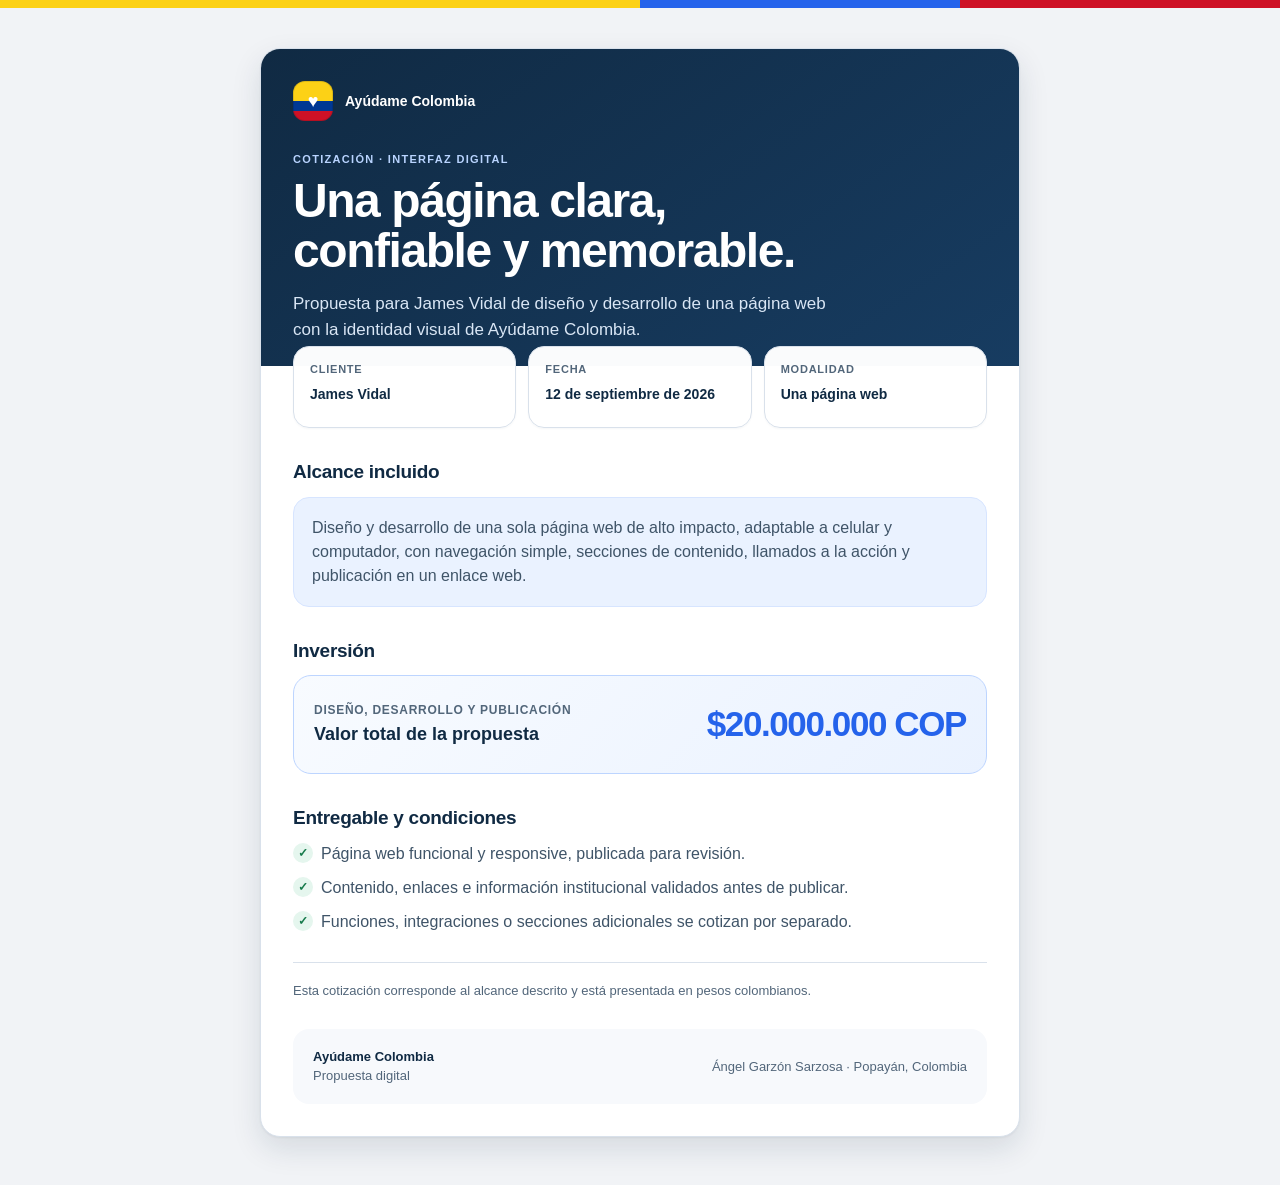
<file: cotizacion-james-vidal.html>
<!doctype html>
<html lang="es">
<head>
  <meta charset="utf-8">
  <meta name="viewport" content="width=device-width, initial-scale=1, viewport-fit=cover">
  <meta name="theme-color" content="#102a43">
  <meta name="robots" content="noindex,nofollow">
  <title>Cotización Ayúdame Colombia · James Vidal</title>
  <style>
    :root{--canvas:#f1f3f6;--surface:#fff;--border:#d9e1eb;--ink:#102a43;--muted:#52667a;--accent:#2563eb;--soft:#eaf2ff;--ok:#167a4b;--radius:20px;--shadow:0 1px 2px rgba(16,42,67,.05),0 12px 30px rgba(16,42,67,.12)}
    *{box-sizing:border-box} html{background:var(--canvas)} body{margin:0;color:var(--ink);font-family:Inter,ui-sans-serif,-apple-system,BlinkMacSystemFont,"Segoe UI",sans-serif;font-size:16px;line-height:1.5}
    .flag{height:8px;background:linear-gradient(90deg,#fcd116 0 50%,#2563eb 50% 75%,#ce1126 75%)}
    main{width:min(100% - 32px,760px);margin:0 auto;padding:40px 0 48px}.shell{overflow:hidden;background:var(--surface);border:1px solid var(--border);border-radius:var(--radius);box-shadow:var(--shadow)}
    header{padding:32px 32px 24px;background:linear-gradient(145deg,#102a43,#173c61);color:#fff}.brand{display:flex;align-items:center;gap:12px;font-size:14px;font-weight:750}.mark{width:40px;height:40px;display:grid;place-items:center;border-radius:12px;background:linear-gradient(#fcd116 0 50%,#003893 50% 75%,#ce1126 75%);box-shadow:inset 0 0 0 1px rgba(0,0,0,.12);font-size:18px}.eyebrow{margin:30px 0 8px;font-size:11px;font-weight:750;letter-spacing:.12em;text-transform:uppercase;color:#b9d4ff}.title{max-width:570px;margin:0;font-size:clamp(30px,7vw,48px);line-height:1.06;letter-spacing:-.03em;text-wrap:balance}.subtitle{max-width:560px;margin:14px 0 0;color:#d9e6f5;font-size:17px}
    .content{padding:28px 32px 32px}.meta{display:grid;grid-template-columns:repeat(3,1fr);gap:12px;margin-top:-48px;position:relative}.meta div{min-height:82px;padding:14px 16px;border:1px solid var(--border);border-radius:16px;background:rgba(255,255,255,.98);box-shadow:0 1px 2px rgba(16,42,67,.04)}.meta span{display:block;margin-bottom:4px;color:var(--muted);font-size:11px;font-weight:700;letter-spacing:.07em;text-transform:uppercase}.meta strong{font-size:14px;line-height:1.25}
    section{margin-top:30px}h2{margin:0 0 10px;font-size:19px;letter-spacing:-.015em}p{margin:0;color:#3f5468}.scope{padding:18px;border-radius:16px;background:var(--soft);border:1px solid #d7e5ff}.price{display:flex;align-items:center;justify-content:space-between;gap:16px;padding:22px 20px;border:1px solid #bdd5ff;border-radius:18px;background:linear-gradient(135deg,#f8fbff,#eaf2ff)}.price small{display:block;color:var(--muted);font-size:12px;font-weight:700;letter-spacing:.06em;text-transform:uppercase}.price strong{display:block;margin-top:2px;font-size:18px}.amount{white-space:nowrap;font-size:clamp(26px,6vw,35px);font-weight:800;letter-spacing:-.04em;font-variant-numeric:tabular-nums;color:var(--accent)}
    ul{display:grid;gap:10px;margin:0;padding:0;list-style:none}li{position:relative;padding-left:28px;color:#3f5468}li::before{content:"✓";position:absolute;left:0;top:1px;width:20px;height:20px;display:grid;place-items:center;border-radius:50%;background:#e5f6ee;color:var(--ok);font-size:12px;font-weight:800}.note{margin-top:28px;padding-top:18px;border-top:1px solid var(--border);color:var(--muted);font-size:13px}.footer{display:flex;justify-content:space-between;gap:16px;align-items:center;margin-top:28px;padding:18px 20px;border-radius:16px;background:#f7f9fc;color:var(--muted);font-size:13px}.footer b{color:var(--ink)}
    @media(max-width:560px){main{width:min(100% - 24px,760px);padding:12px 0 28px}.shell{border-radius:16px}header{padding:24px 20px 58px}.eyebrow{margin-top:24px}.subtitle{font-size:16px}.content{padding:20px}.meta{grid-template-columns:1fr;gap:8px;margin-top:-46px}.meta div{min-height:0;padding:12px 14px}.price{align-items:flex-start;flex-direction:column}.footer{align-items:flex-start;flex-direction:column}section{margin-top:24px}}
    @media print{body{background:#fff}.flag{height:5px}main{width:100%;padding:0}.shell{border:0;border-radius:0;box-shadow:none}.content{padding-bottom:24px}}
  </style>
</head>
<body>
  <div class="flag"></div>
  <main>
    <article class="shell">
      <header>
        <div class="brand"><span class="mark">♥</span><span>Ayúdame Colombia</span></div>
        <p class="eyebrow">Cotización · Interfaz digital</p>
        <h1 class="title">Una página clara, confiable y memorable.</h1>
        <p class="subtitle">Propuesta para James Vidal de diseño y desarrollo de una página web con la identidad visual de Ayúdame Colombia.</p>
      </header>
      <div class="content">
        <div class="meta">
          <div><span>Cliente</span><strong>James Vidal</strong></div>
          <div><span>Fecha</span><strong>12 de septiembre de 2026</strong></div>
          <div><span>Modalidad</span><strong>Una página web</strong></div>
        </div>
        <section>
          <h2>Alcance incluido</h2>
          <div class="scope"><p>Diseño y desarrollo de una sola página web de alto impacto, adaptable a celular y computador, con navegación simple, secciones de contenido, llamados a la acción y publicación en un enlace web.</p></div>
        </section>
        <section>
          <h2>Inversión</h2>
          <div class="price"><div><small>Diseño, desarrollo y publicación</small><strong>Valor total de la propuesta</strong></div><div class="amount">$20.000.000 COP</div></div>
        </section>
        <section>
          <h2>Entregable y condiciones</h2>
          <ul><li>Página web funcional y responsive, publicada para revisión.</li><li>Contenido, enlaces e información institucional validados antes de publicar.</li><li>Funciones, integraciones o secciones adicionales se cotizan por separado.</li></ul>
        </section>
        <p class="note">Esta cotización corresponde al alcance descrito y está presentada en pesos colombianos.</p>
        <footer class="footer"><span><b>Ayúdame Colombia</b><br>Propuesta digital</span><span>Ángel Garzón Sarzosa · Popayán, Colombia</span></footer>
      </div>
    </article>
  </main>
</body>
</html>
</file>
